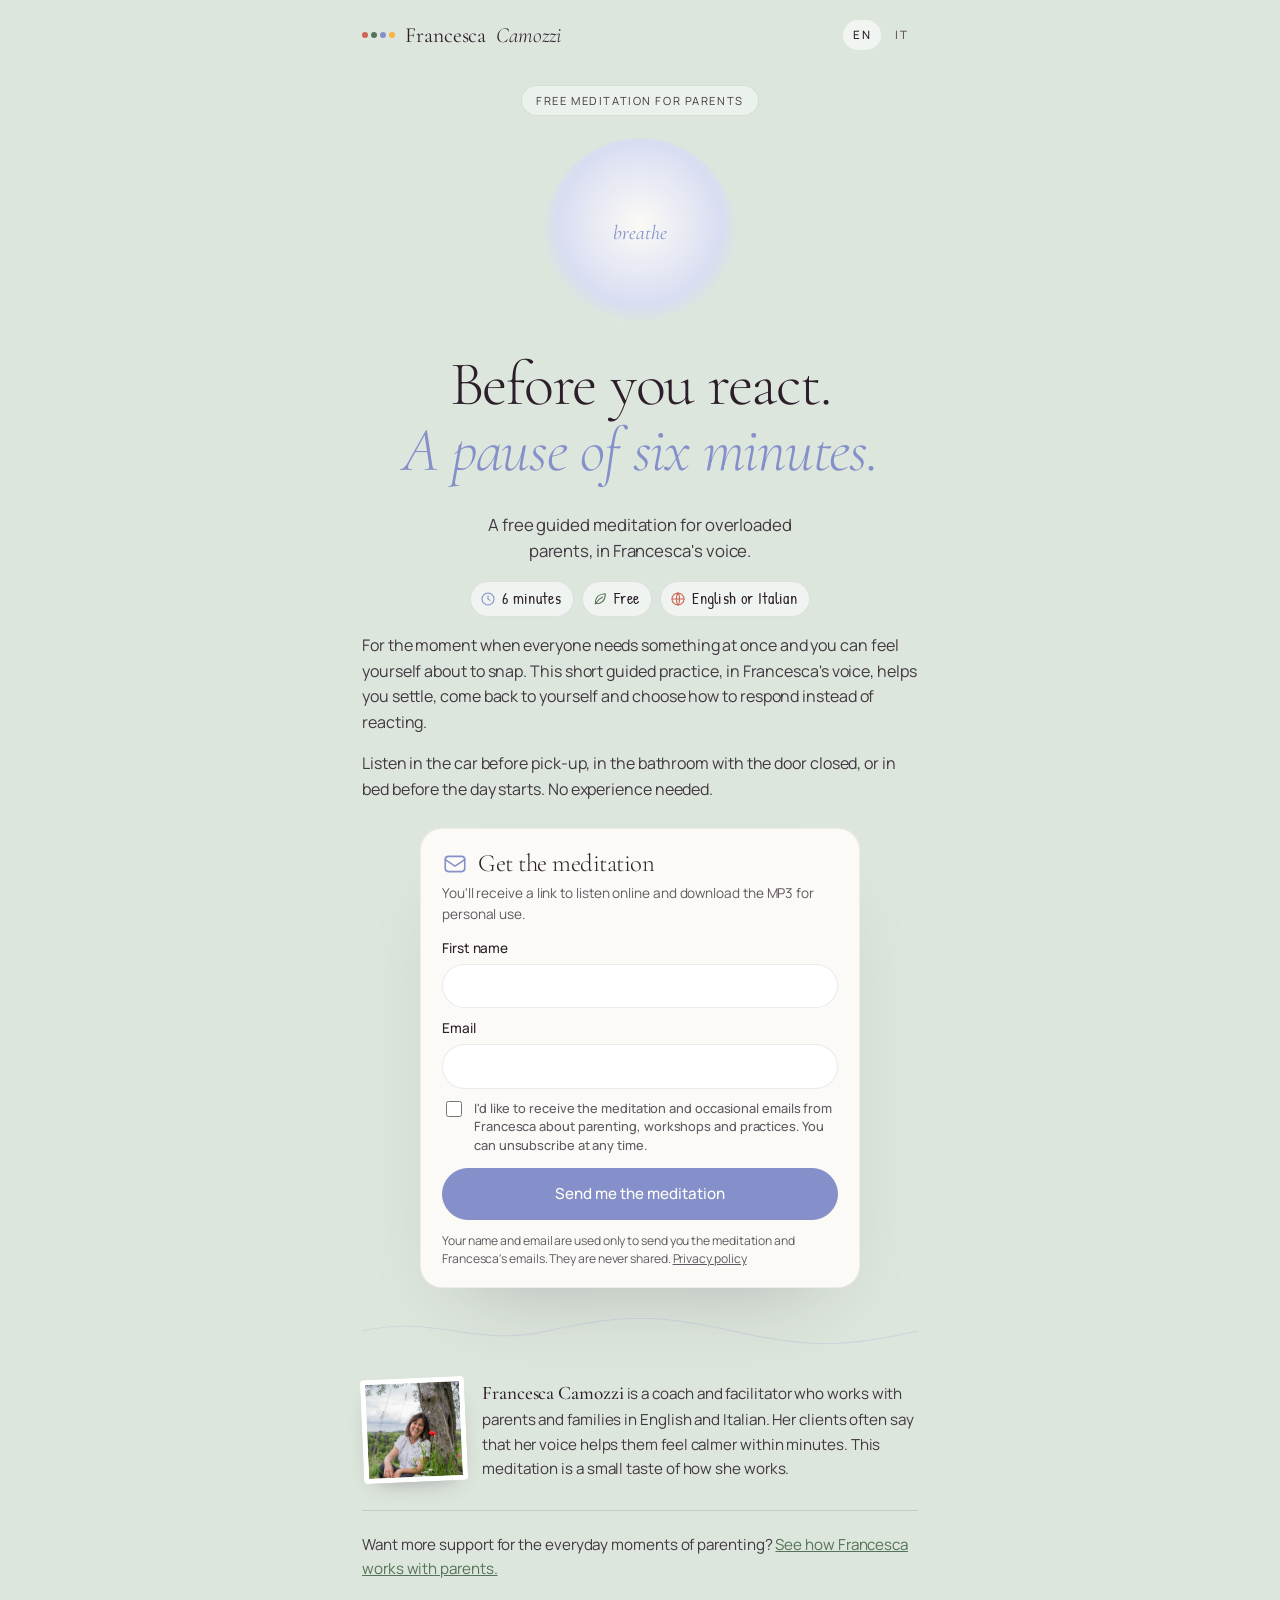
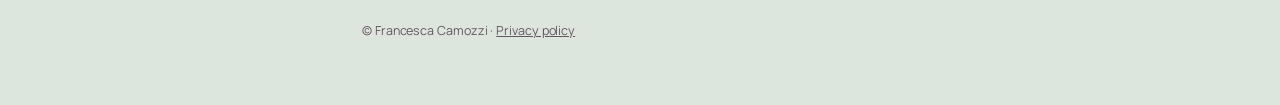
<file: index.html>
<!doctype html>
<html lang="en">
<head>
<meta charset="utf-8">
<meta name="viewport" content="width=device-width,initial-scale=1">
<title>Before You React - a free 6-minute pause for overloaded parents</title>
<meta name="description" content="A free 6-minute guided meditation for parents, by Francesca Camozzi. Available in English and Italian.">
<meta property="og:type" content="website">
<meta property="og:site_name" content="Francesca Camozzi">
<meta property="og:locale" content="en_GB">
<meta property="og:url" content="https://valebignami.github.io/Meditazione-Francesca/">
<meta property="og:title" content="Before You React - a 6-minute pause for overloaded parents">
<meta property="og:description" content="A free guided meditation for parents, in Francesca Camozzi's voice. In English and Italian.">
<meta property="og:image" content="https://valebignami.github.io/Meditazione-Francesca/assets/og-en.jpg">
<meta property="og:image:secure_url" content="https://valebignami.github.io/Meditazione-Francesca/assets/og-en.jpg">
<meta property="og:image:type" content="image/jpeg">
<meta property="og:image:width" content="1200">
<meta property="og:image:height" content="630">
<meta name="twitter:card" content="summary_large_image">
<meta name="twitter:image" content="https://valebignami.github.io/Meditazione-Francesca/assets/og-en.jpg">
<link rel="alternate" hreflang="it" href="it.html">
<link rel="preconnect" href="https://fonts.googleapis.com">
<link rel="preconnect" href="https://fonts.gstatic.com" crossorigin>
<link href="https://fonts.googleapis.com/css2?family=Cormorant+Garamond:ital,wght@0,300;0,400;0,500;1,300;1,400&family=Manrope:wght@400;500;600&family=Patrick+Hand&display=swap" rel="stylesheet">
<link rel="stylesheet" href="assets/style.css?v=4">
</head>
<body>
<div class="wrap">

  <nav class="top" aria-label="Language">
    <a class="brand" data-link="home" href="#"><span class="dots"><i></i><i></i><i></i><i></i></span>Francesca <em>Camozzi</em></a>
    <div class="lang">
      <a href="index.html" aria-current="page" lang="en">EN</a>
      <a href="it.html" lang="it">IT</a>
    </div>
  </nav>

  <header class="hero">
    <span class="eyebrow">Free meditation for parents</span>
    <div class="breath" aria-hidden="true"><span>breathe</span></div>
    <h1>Before you react.<br><em>A pause of six minutes.</em></h1>
    <p class="sub">A free guided meditation for overloaded parents, in Francesca's voice.</p>
    <ul class="facts">
      <li><svg viewBox="0 0 24 24" fill="none" stroke="currentColor" stroke-width="1.6" stroke-linecap="round" stroke-linejoin="round" aria-hidden="true"><circle cx="12" cy="12" r="9"/><path d="M12 7v5l3 2"/></svg>6 minutes</li>
      <li><svg viewBox="0 0 24 24" fill="none" stroke="currentColor" stroke-width="1.6" stroke-linecap="round" stroke-linejoin="round" aria-hidden="true"><path d="M5 19C5 9 11 4 20 4c0 9-5 15-15 15z"/><path d="M5 19c3-5 7-8 11-10"/></svg>Free</li>
      <li><svg viewBox="0 0 24 24" fill="none" stroke="currentColor" stroke-width="1.6" stroke-linecap="round" stroke-linejoin="round" aria-hidden="true"><circle cx="12" cy="12" r="9"/><path d="M3 12h18M12 3c3 3 3 15 0 18M12 3c-3 3-3 15 0 18"/></svg>English or Italian</li>
    </ul>
  </header>

  <section class="intro">
    <p>For the moment when everyone needs something at once and you can feel yourself about to snap. This short guided practice, in Francesca's voice, helps you settle, come back to yourself and choose how to respond instead of reacting.</p>
    <p>Listen in the car before pick-up, in the bathroom with the door closed, or in bed before the day starts. No experience needed.</p>
  </section>

  <section class="card" id="signup-card">
    <h2 class="ih"><svg viewBox="0 0 24 24" fill="none" stroke="currentColor" stroke-width="1.6" stroke-linecap="round" stroke-linejoin="round" aria-hidden="true"><rect x="3" y="5" width="18" height="14" rx="3"/><path d="M3 8l9 6 9-6"/></svg>Get the meditation</h2>
    <p class="note">You'll receive a link to listen online and download the MP3 for personal use.</p>

    <form id="signup">
      <div class="field">
        <label for="fname">First name</label>
        <input id="fname" type="text" data-f="firstName" autocomplete="given-name" required>
      </div>
      <div class="field">
        <label for="email">Email</label>
        <input id="email" type="email" data-f="email" autocomplete="email" inputmode="email" required>
      </div>
      <label class="consent">
        <input type="checkbox" data-f="consent" value="yes" required>
        <span>I'd like to receive the meditation and occasional emails from Francesca about parenting, workshops and practices. You can unsubscribe at any time.</span>
      </label>
      <button class="btn" type="submit">Send me the meditation</button>
      <p class="privacy">Your name and email are used only to send you the meditation and Francesca's emails. They are never shared. <a data-link="privacy" href="#">Privacy policy</a></p>
    </form>

    <div class="thanks" id="thanks">
      <h2>Thank you</h2>
      <p>Your meditation is on its way to your inbox. If it doesn't arrive in a few minutes, check your spam folder.</p>
      <p>You can also listen right now:</p>
      <a class="btn green" id="listen-link" href="listen-en.html">Listen to the meditation</a>
    </div>
    <iframe name="hidden_iframe" title="hidden" hidden></iframe>
  </section>

  <svg class="wave" viewBox="0 0 600 40" preserveAspectRatio="none" fill="none" stroke="#8590CA" stroke-opacity=".45" stroke-width="1.5" aria-hidden="true"><path d="M0 20C80 -6 120 46 200 20S320 -6 400 20s120 26 200 0"/></svg>
  <section class="about">
    <img src="assets/francesca.jpg" alt="Francesca Camozzi" width="96" height="96">
    <p><strong>Francesca Camozzi</strong> is a coach and facilitator who works with parents and families in English and Italian. Her clients often say that her voice helps them feel calmer within minutes. This meditation is a small taste of how she works.</p>
  </section>

  <p class="next">Want more support for the everyday moments of parenting? <a data-link="forParents" href="#">See how Francesca works with parents.</a></p>

  <footer>&copy; Francesca Camozzi &middot; <a data-link="privacy" href="#">Privacy policy</a></footer>
</div>

<script src="assets/config.js"></script>
<script src="assets/app.js"></script>
</body>
</html>
</file>
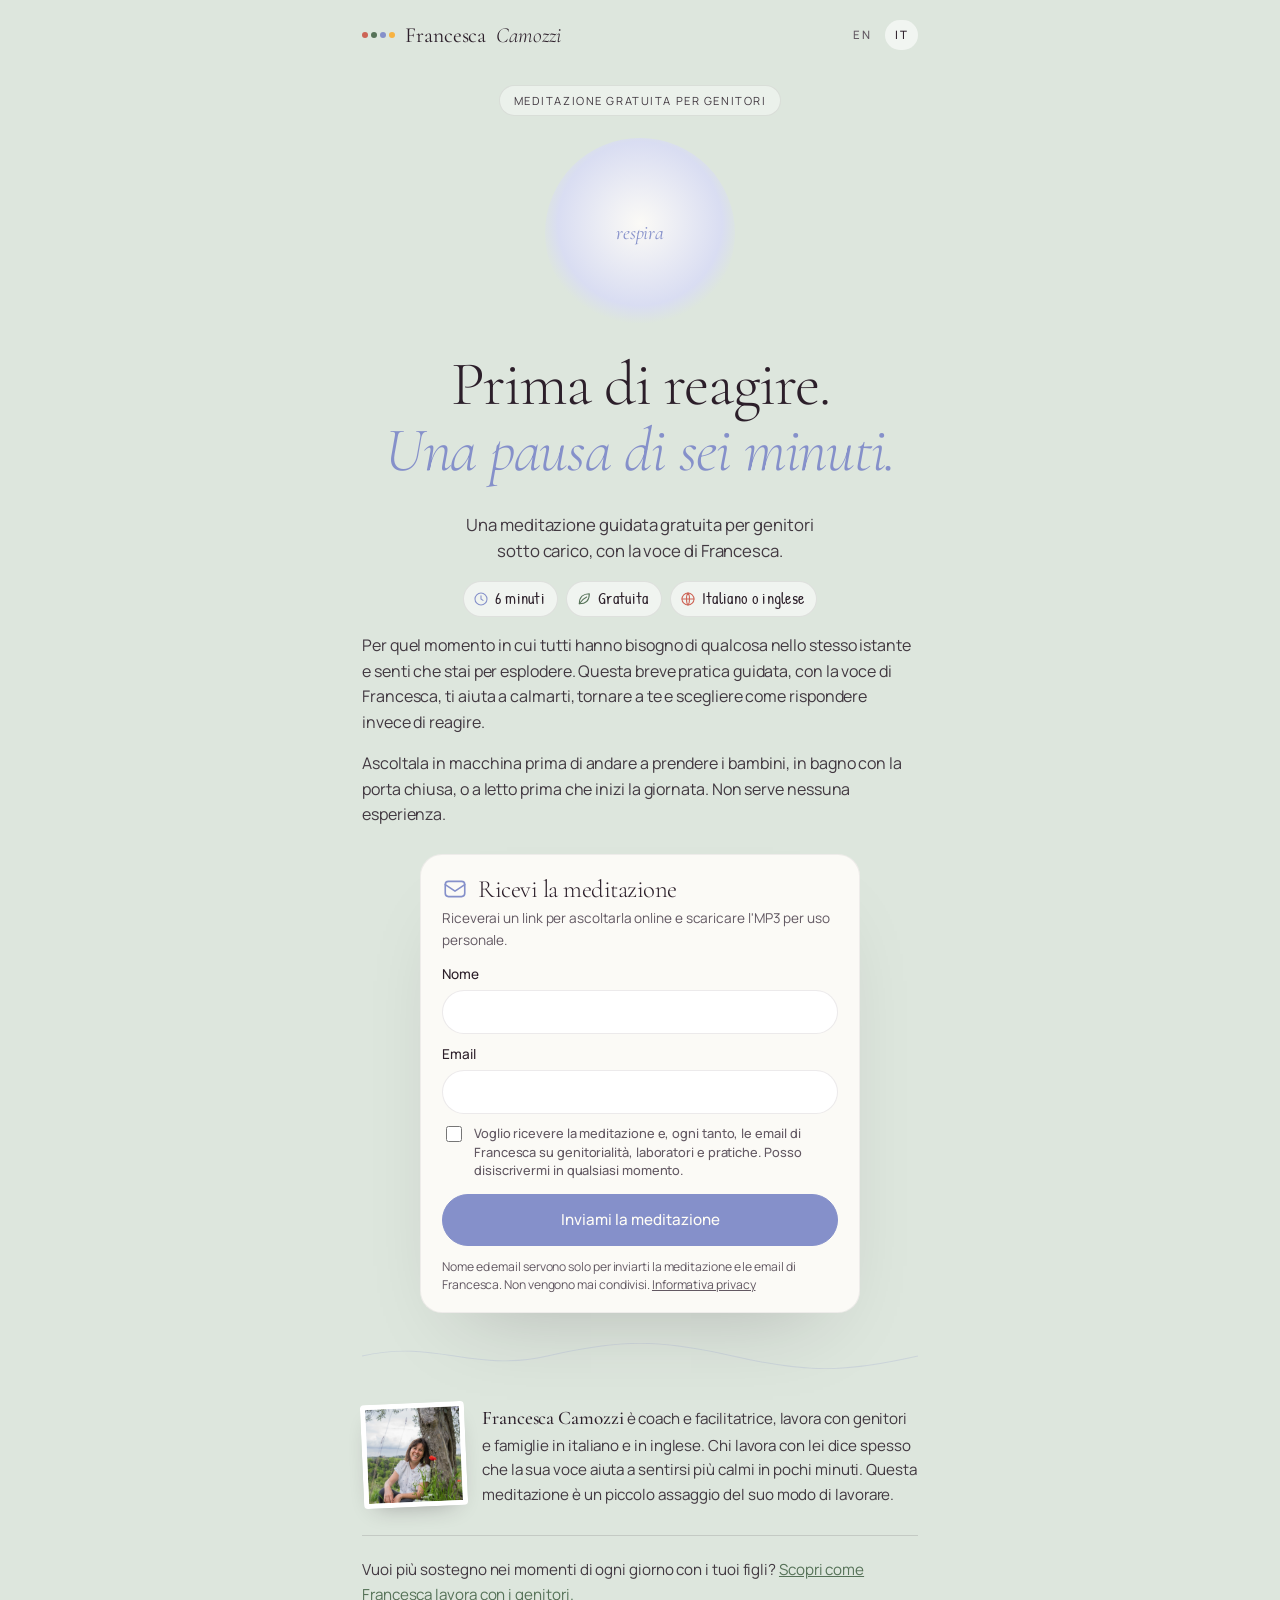
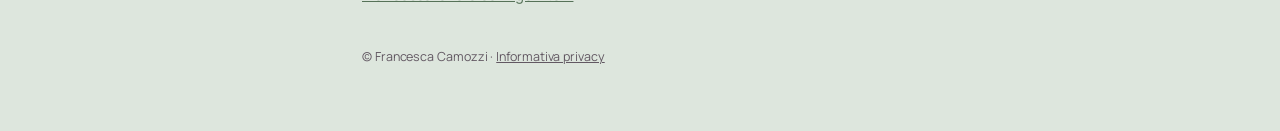
<file: it.html>
<!doctype html>
<html lang="it">
<head>
<meta charset="utf-8">
<meta name="viewport" content="width=device-width,initial-scale=1">
<title>Prima di reagire - una pausa gratuita di 6 minuti per genitori sotto carico</title>
<meta name="description" content="Una meditazione guidata gratuita di 6 minuti per genitori, con la voce di Francesca Camozzi. Disponibile in italiano e in inglese.">
<meta property="og:type" content="website">
<meta property="og:site_name" content="Francesca Camozzi">
<meta property="og:locale" content="it_IT">
<meta property="og:url" content="https://valebignami.github.io/Meditazione-Francesca/it.html">
<meta property="og:title" content="Prima di reagire - una pausa di 6 minuti per genitori sotto carico">
<meta property="og:description" content="Una meditazione guidata gratuita per genitori, con la voce di Francesca Camozzi. In italiano e in inglese.">
<meta property="og:image" content="https://valebignami.github.io/Meditazione-Francesca/assets/og-it.jpg">
<meta property="og:image:secure_url" content="https://valebignami.github.io/Meditazione-Francesca/assets/og-it.jpg">
<meta property="og:image:type" content="image/jpeg">
<meta property="og:image:width" content="1200">
<meta property="og:image:height" content="630">
<meta name="twitter:card" content="summary_large_image">
<meta name="twitter:image" content="https://valebignami.github.io/Meditazione-Francesca/assets/og-it.jpg">
<link rel="alternate" hreflang="en" href="index.html">
<link rel="preconnect" href="https://fonts.googleapis.com">
<link rel="preconnect" href="https://fonts.gstatic.com" crossorigin>
<link href="https://fonts.googleapis.com/css2?family=Cormorant+Garamond:ital,wght@0,300;0,400;0,500;1,300;1,400&family=Manrope:wght@400;500;600&family=Patrick+Hand&display=swap" rel="stylesheet">
<link rel="stylesheet" href="assets/style.css?v=4">
</head>
<body>
<div class="wrap">

  <nav class="top" aria-label="Lingua">
    <a class="brand" data-link="home" href="#"><span class="dots"><i></i><i></i><i></i><i></i></span>Francesca <em>Camozzi</em></a>
    <div class="lang">
      <a href="index.html" lang="en">EN</a>
      <a href="it.html" aria-current="page" lang="it">IT</a>
    </div>
  </nav>

  <header class="hero">
    <span class="eyebrow">Meditazione gratuita per genitori</span>
    <div class="breath" aria-hidden="true"><span>respira</span></div>
    <h1>Prima di reagire.<br><em>Una pausa di sei minuti.</em></h1>
    <p class="sub">Una meditazione guidata gratuita per genitori sotto carico, con la voce di Francesca.</p>
    <ul class="facts">
      <li><svg viewBox="0 0 24 24" fill="none" stroke="currentColor" stroke-width="1.6" stroke-linecap="round" stroke-linejoin="round" aria-hidden="true"><circle cx="12" cy="12" r="9"/><path d="M12 7v5l3 2"/></svg>6 minuti</li>
      <li><svg viewBox="0 0 24 24" fill="none" stroke="currentColor" stroke-width="1.6" stroke-linecap="round" stroke-linejoin="round" aria-hidden="true"><path d="M5 19C5 9 11 4 20 4c0 9-5 15-15 15z"/><path d="M5 19c3-5 7-8 11-10"/></svg>Gratuita</li>
      <li><svg viewBox="0 0 24 24" fill="none" stroke="currentColor" stroke-width="1.6" stroke-linecap="round" stroke-linejoin="round" aria-hidden="true"><circle cx="12" cy="12" r="9"/><path d="M3 12h18M12 3c3 3 3 15 0 18M12 3c-3 3-3 15 0 18"/></svg>Italiano o inglese</li>
    </ul>
  </header>

  <section class="intro">
    <p>Per quel momento in cui tutti hanno bisogno di qualcosa nello stesso istante e senti che stai per esplodere. Questa breve pratica guidata, con la voce di Francesca, ti aiuta a calmarti, tornare a te e scegliere come rispondere invece di reagire.</p>
    <p>Ascoltala in macchina prima di andare a prendere i bambini, in bagno con la porta chiusa, o a letto prima che inizi la giornata. Non serve nessuna esperienza.</p>
  </section>

  <section class="card" id="signup-card">
    <h2 class="ih"><svg viewBox="0 0 24 24" fill="none" stroke="currentColor" stroke-width="1.6" stroke-linecap="round" stroke-linejoin="round" aria-hidden="true"><rect x="3" y="5" width="18" height="14" rx="3"/><path d="M3 8l9 6 9-6"/></svg>Ricevi la meditazione</h2>
    <p class="note">Riceverai un link per ascoltarla online e scaricare l'MP3 per uso personale.</p>

    <form id="signup">
      <div class="field">
        <label for="fname">Nome</label>
        <input id="fname" type="text" data-f="firstName" autocomplete="given-name" required>
      </div>
      <div class="field">
        <label for="email">Email</label>
        <input id="email" type="email" data-f="email" autocomplete="email" inputmode="email" required>
      </div>
      <label class="consent">
        <input type="checkbox" data-f="consent" value="yes" required>
        <span>Voglio ricevere la meditazione e, ogni tanto, le email di Francesca su genitorialit&agrave;, laboratori e pratiche. Posso disiscrivermi in qualsiasi momento.</span>
      </label>
      <button class="btn" type="submit">Inviami la meditazione</button>
      <p class="privacy">Nome ed email servono solo per inviarti la meditazione e le email di Francesca. Non vengono mai condivisi. <a data-link="privacy" href="#">Informativa privacy</a></p>
    </form>

    <div class="thanks" id="thanks">
      <h2>Grazie</h2>
      <p>La meditazione sta arrivando nella tua casella email. Se non la vedi entro qualche minuto, controlla lo spam.</p>
      <p>Puoi anche ascoltarla subito:</p>
      <a class="btn green" id="listen-link" href="listen-it.html">Ascolta la meditazione</a>
    </div>
    <iframe name="hidden_iframe" title="hidden" hidden></iframe>
  </section>

  <svg class="wave" viewBox="0 0 600 40" preserveAspectRatio="none" fill="none" stroke="#8590CA" stroke-opacity=".45" stroke-width="1.5" aria-hidden="true"><path d="M0 20C80 -6 120 46 200 20S320 -6 400 20s120 26 200 0"/></svg>
  <section class="about">
    <img src="assets/francesca.jpg" alt="Francesca Camozzi" width="96" height="96">
    <p><strong>Francesca Camozzi</strong> &egrave; coach e facilitatrice, lavora con genitori e famiglie in italiano e in inglese. Chi lavora con lei dice spesso che la sua voce aiuta a sentirsi pi&ugrave; calmi in pochi minuti. Questa meditazione &egrave; un piccolo assaggio del suo modo di lavorare.</p>
  </section>

  <p class="next">Vuoi pi&ugrave; sostegno nei momenti di ogni giorno con i tuoi figli? <a data-link="forParents" href="#">Scopri come Francesca lavora con i genitori.</a></p>

  <footer>&copy; Francesca Camozzi &middot; <a data-link="privacy" href="#">Informativa privacy</a></footer>
</div>

<script src="assets/config.js"></script>
<script src="assets/app.js"></script>
</body>
</html>
</file>
<file: assets/style.css>
/* Before You React - stile allineato a francesca-camozzi.it */
:root{
  --bg:#DDE6DD;          /* salvia chiaro del sito */
  --paper:#FBFAF6;       /* card */
  --ink:#2C1F2A;         /* prugna scuro: titoli */
  --text:#413840;        /* testo corrente */
  --muted:#625862;
  --line:rgba(44,31,42,.09);
  --periwinkle:#8590CA;  /* accento principale del sito */
  --sage:#859578;
  --green:#567258;       /* bottone verde "Join the Village" */
  --coral:#CD6456;
  --yellow:#F8B341;
  --lavender:#D9DDF2;
  --focus:#F8B341;
}
*{box-sizing:border-box}
html{-webkit-text-size-adjust:100%}
body{
  margin:0;background:var(--bg);color:var(--text);
  font-family:Manrope,system-ui,-apple-system,"Segoe UI",sans-serif;
  font-size:16px;line-height:1.6;letter-spacing:-.005em;
}
h1,h2,h3{font-family:"Cormorant Garamond",Georgia,serif;font-weight:300;color:var(--ink);line-height:1.05;margin:0 0 .45em;letter-spacing:-.02em}
h1{font-size:clamp(2.6rem,10vw,3.9rem)}
h1 em{font-style:italic;color:var(--periwinkle);font-weight:300}
h2{font-size:clamp(1.8rem,6vw,2.3rem)}
p{margin:0 0 1em}
a{color:var(--periwinkle)}
a:focus-visible,button:focus-visible,input:focus-visible{outline:3px solid var(--focus);outline-offset:3px}

.wrap{max-width:600px;margin:0 auto;padding:0 22px 64px}

/* top bar, come l'header del sito */
.top{display:flex;justify-content:space-between;align-items:center;padding:18px 0 6px;font-size:.95rem}
.brand{display:flex;align-items:center;gap:10px;text-decoration:none;color:var(--ink);font-family:"Cormorant Garamond",Georgia,serif;font-size:1.35rem;font-weight:400}
.brand em{font-style:italic;font-weight:300}
.dots{display:inline-flex;gap:3px}
.dots i{width:6px;height:6px;border-radius:50%;display:block}
.dots i:nth-child(1){background:var(--coral)}
.dots i:nth-child(2){background:var(--green)}
.dots i:nth-child(3){background:var(--periwinkle)}
.dots i:nth-child(4){background:var(--yellow)}
.lang{display:flex;gap:4px}
.lang a{text-decoration:none;padding:6px 10px;border-radius:999px;color:var(--muted);font-size:.72rem;letter-spacing:.12em;font-weight:500}
.lang a[aria-current="page"]{background:rgba(255,255,255,.6);color:var(--ink)}

/* hero */
.hero{text-align:center;padding:26px 0 10px}
.eyebrow{display:inline-block;font-size:.7rem;letter-spacing:.14em;text-transform:uppercase;color:var(--text);background:rgba(238,243,238,.84);border:1px solid var(--line);border-radius:999px;padding:6px 14px;margin-bottom:22px}
.breath{
  width:min(52vw,190px);aspect-ratio:1;margin:0 auto 24px;border-radius:50%;
  background:radial-gradient(circle at 50% 45%,#FBFAF6 0%,var(--lavender) 58%,transparent 71%);
  display:grid;place-items:center;
  animation:breathe 6s ease-in-out infinite;
}
.breath svg{display:none}
.breath span{font-family:"Cormorant Garamond",Georgia,serif;font-size:1.25rem;color:var(--periwinkle);font-style:italic}
@keyframes breathe{0%,100%{transform:scale(.7);opacity:.75}50%{transform:scale(1.18);opacity:1}}
@media (prefers-reduced-motion:reduce){.breath{animation:none}}
.hero .sub{font-size:1.05rem;color:var(--text);max-width:36ch;margin:0 auto 16px}
.facts{display:flex;justify-content:center;gap:8px;flex-wrap:wrap;margin:0 0 6px;padding:0;list-style:none}
.facts li{display:inline-flex;align-items:center;gap:6px;font-family:"Patrick Hand",cursive;font-size:1rem;letter-spacing:.02em;color:var(--ink);background:rgba(255,255,255,.55);border:1px solid var(--line);border-radius:999px;padding:4px 12px 4px 9px}
.facts svg{width:16px;height:16px;fill:none;stroke:currentColor;stroke-width:1.6;stroke-linecap:round;stroke-linejoin:round}
.facts li:nth-child(1) svg{color:var(--periwinkle)}
.facts li:nth-child(2) svg{color:var(--green)}
.facts li:nth-child(3) svg{color:var(--coral)}
.ih{display:flex;align-items:center;gap:10px}
.ih svg{width:26px;height:26px;flex:none;fill:none;stroke:var(--periwinkle);stroke-width:1.5;stroke-linecap:round;stroke-linejoin:round}
.wave{display:block;width:100%;height:26px;margin:30px 0 4px;fill:none;stroke:rgba(133,144,202,.45);stroke-width:1.5}

/* signup card, come le card del sito */
.card{background:var(--paper);border-radius:22px;padding:22px 22px 20px;margin:26px auto;max-width:440px;
  box-shadow:0 40px 82px -46px rgba(44,31,42,.26),inset 0 0 0 1px rgba(44,31,42,.06)}
.card h2{font-size:1.55rem;margin-bottom:.25em}
.card .note{margin-bottom:.9em}
.field{margin:0 0 10px}
label{display:block;font-weight:500;font-size:.85rem;margin-bottom:4px;color:var(--ink)}
input[type=text],input[type=email]{
  width:100%;font:inherit;font-size:.95rem;font-weight:500;padding:9px 16px;border:1px solid var(--line);border-radius:999px;background:#fff;color:var(--ink)
}
input:focus{border-color:var(--periwinkle)}
.consent{display:flex;gap:9px;align-items:flex-start;font-size:.8rem;line-height:1.45;color:var(--muted);margin:6px 0 14px}
.consent input{margin-top:2px;width:16px;height:16px;flex:none;accent-color:var(--green)}
.btn{
  display:block;width:100%;font:inherit;font-weight:500;font-size:.95rem;
  padding:13px 24px;border:1px solid var(--periwinkle);border-radius:100px;background:var(--periwinkle);color:#FFFDF7;cursor:pointer;text-align:center;text-decoration:none
}
.btn:hover{background:#7280bf;border-color:#7280bf}
.btn.green{background:var(--green);border-color:var(--green)}
.btn.green:hover{background:#4a6350;border-color:#4a6350}
.btn.secondary{background:transparent;color:var(--green);border-color:var(--green)}
.btn.secondary:hover{background:rgba(86,114,88,.08)}
.privacy{font-size:.76rem;line-height:1.45;color:var(--muted);margin:12px 0 0}
.privacy a{color:var(--muted)}
.thanks{display:none}
form.sent{display:none}
form.sent + .thanks{display:block}
.thanks p{margin-bottom:1em}

/* about + soft exit */
.about{display:flex;gap:16px;align-items:flex-start;margin:34px 0 10px}
.about img{width:104px;height:104px;object-fit:cover;object-position:55% 22%;flex:none;background:#fff;padding:5px;border-radius:4px;box-shadow:0 10px 24px -14px rgba(44,31,42,.45);transform:rotate(-2.5deg)}
.about p{font-size:.95rem;color:var(--text);margin:0}
.about strong{font-family:"Cormorant Garamond",Georgia,serif;font-weight:500;font-size:1.2rem;color:var(--ink)}
.next{margin:28px 0 0;padding-top:22px;border-top:1px solid rgba(44,31,42,.14);font-size:.95rem;color:var(--text)}
.next a{color:var(--green)}
footer{font-size:.78rem;color:var(--muted);margin-top:40px}
footer a{color:inherit}

/* listening page */
.player{background:var(--paper);border-radius:26px;padding:28px 24px;margin:22px 0;
  box-shadow:0 40px 82px -46px rgba(44,31,42,.26),inset 0 0 0 1px rgba(44,31,42,.06)}
audio{width:100%;margin:10px 0 18px}
.tips{font-size:.95rem;color:var(--text);padding-left:18px}
.tips li{margin-bottom:.4em}

.note{font-size:.85rem;color:var(--muted)}
</file>
